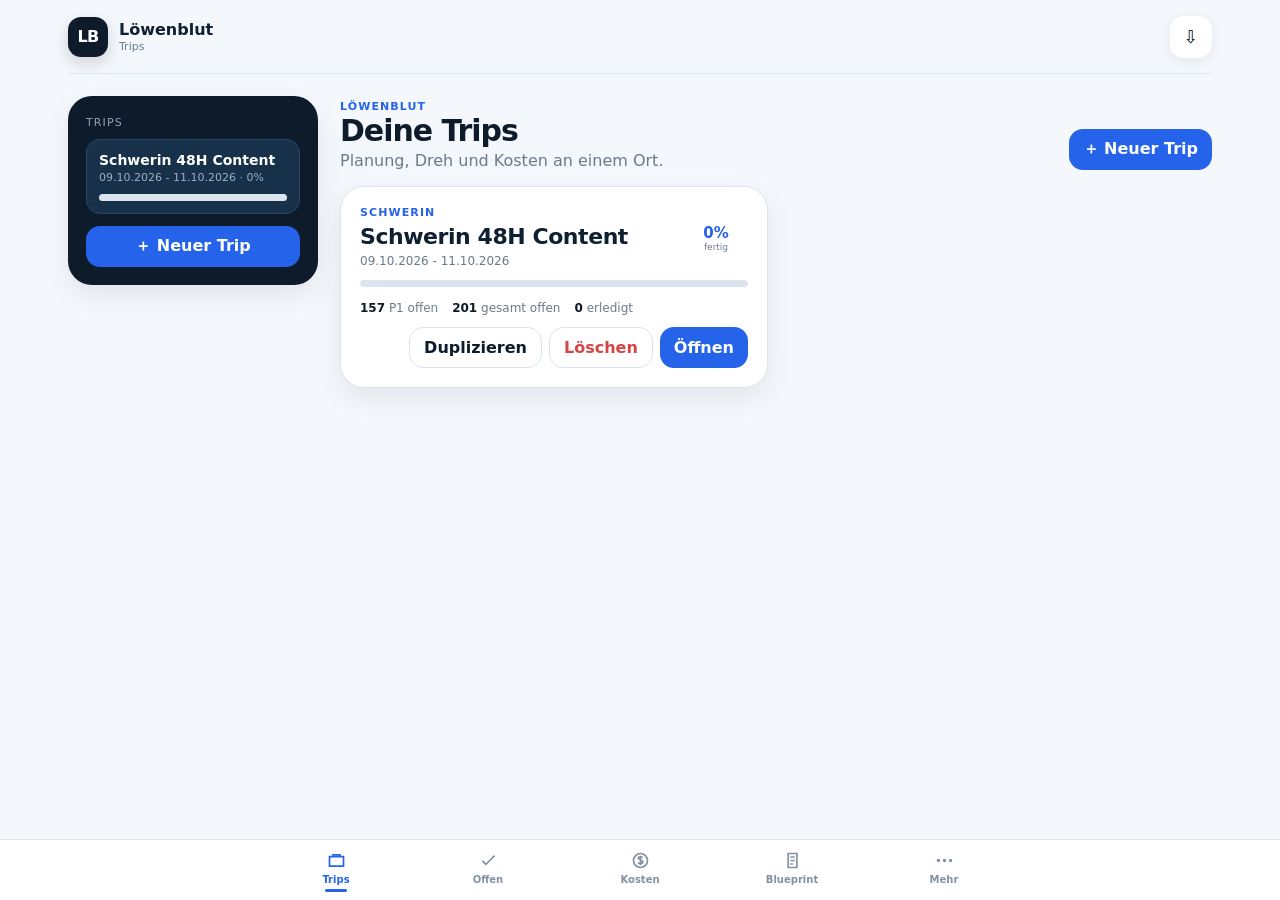
<file: index.html>
<!doctype html>
<html lang="de">
<head>
<meta charset="utf-8">
<meta name="viewport" content="width=device-width,initial-scale=1,viewport-fit=cover">
<meta name="theme-color" content="#0d1b2a">
<title>Löwenblut Blueprint</title>
<link rel="manifest" href="manifest.webmanifest?v=5.2">
<link rel="icon" href="icon.svg?v=5.2" type="image/svg+xml">
<link rel="stylesheet" href="styles.css?v=5.2">
</head>
<body>
<div class="app">
  <header class="topbar">
    <div class="brand"><div class="logo">LB</div><div><h1>Löwenblut</h1><small id="crumb">Trips · v5.2</small></div></div>
    <div class="top-actions" id="topActions"></div>
  </header>
  <div class="grid">
    <aside class="sidebar" id="sidebar"></aside>
    <main class="main" id="main"></main>
  </div>
</div>
<nav class="bottomnav"><div>
  <button class="navbtn active" data-view="home" aria-label="Trips"><svg viewBox="0 0 24 24"><path d="M4 7.5h16v11H4z"/><path d="M8 7.5V5.5h8v2"/></svg><span>Trips</span></button>
  <button class="navbtn" data-view="remaining" aria-label="Offen"><svg viewBox="0 0 24 24"><path d="M5 12.5l4 4 10-10"/></svg><span>Offen</span></button>
  <button class="navbtn" data-view="costs" aria-label="Kosten"><svg viewBox="0 0 24 24"><circle cx="12" cy="12" r="8"/><path d="M14.5 8.5c-.6-.5-1.4-.8-2.4-.8-1.5 0-2.6.7-2.6 1.8 0 1.2 1 1.6 2.7 2 1.6.4 2.5.8 2.5 2 0 1.2-1.1 2-2.7 2-1.1 0-2-.3-2.8-.9M12 6.5v11"/></svg><span>Kosten</span></button>
  <button class="navbtn" data-view="master" aria-label="Blueprint"><svg viewBox="0 0 24 24"><path d="M7 4h10v16H7z"/><path d="M9.5 8h5M9.5 12h5M9.5 16h3"/></svg><span>Blueprint</span></button>
  <button class="navbtn" data-view="more" aria-label="Mehr"><svg viewBox="0 0 24 24"><circle cx="5" cy="12" r="1"/><circle cx="12" cy="12" r="1"/><circle cx="19" cy="12" r="1"/></svg><span>Mehr</span></button>
</div></nav>
<dialog id="dlg"><div class="modal" id="modal"></div></dialog>
<script src="data.js?v=5.2"></script>
<script src="app.js?v=5.2"></script>
</body>
</html>
</file>
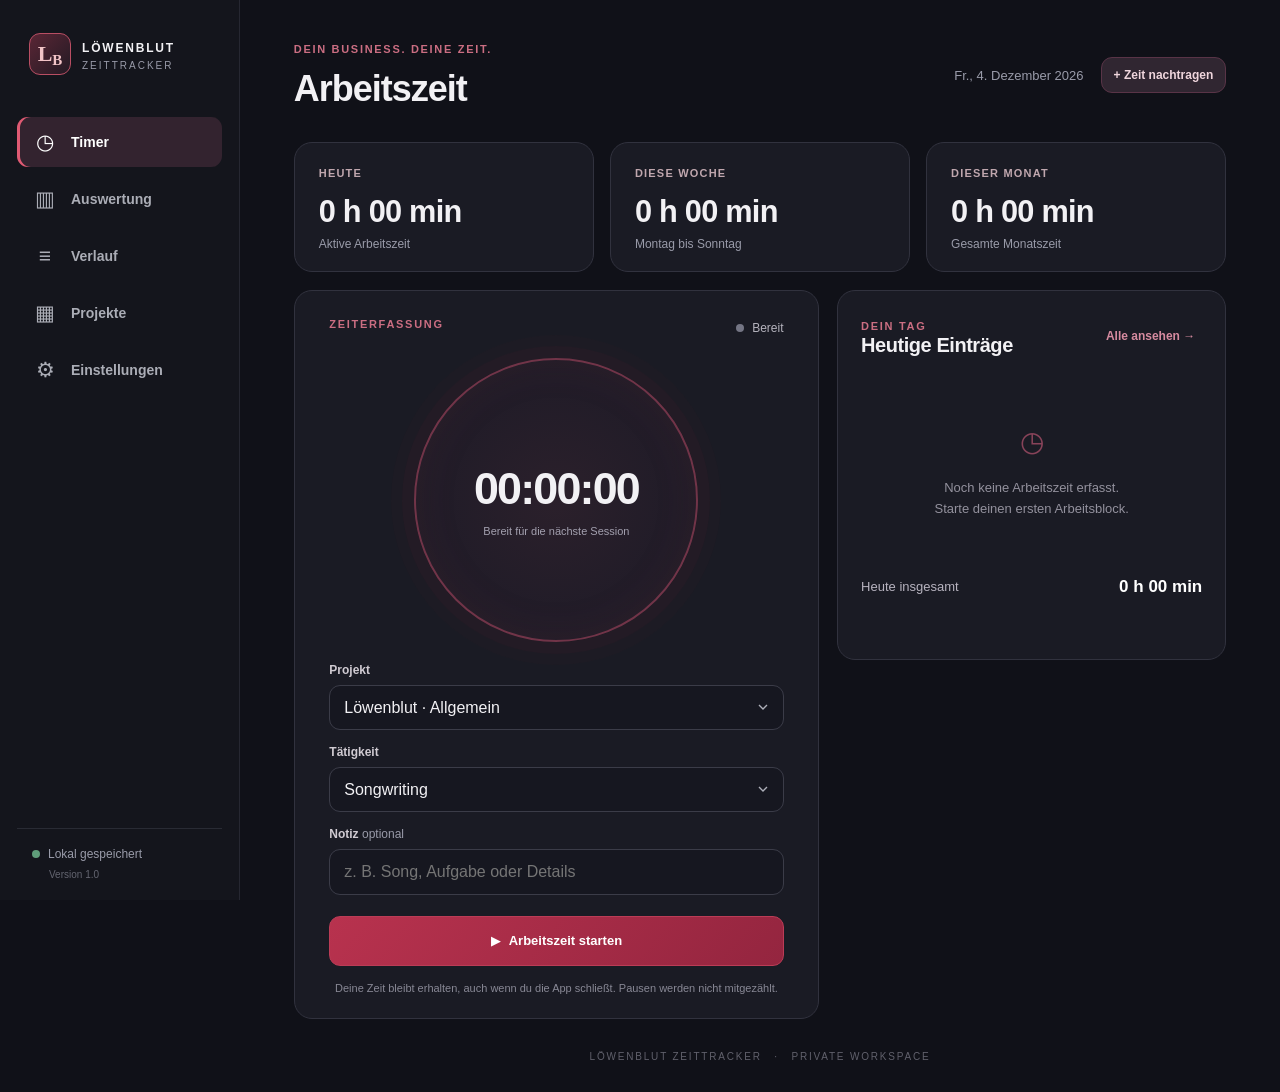
<file: zeittracker/index.html>
<!doctype html>
<html lang="de">
<head>
  <meta charset="utf-8">
  <meta name="viewport" content="width=device-width, initial-scale=1, viewport-fit=cover">
  <meta name="theme-color" content="#101118">
  <meta name="description" content="Private, offlinefähige Arbeitszeiterfassung für dein Musikbusiness.">
  <meta name="color-scheme" content="dark">
  <link rel="manifest" href="./manifest.webmanifest">
  <link rel="icon" type="image/png" href="./icons/icon-192.png">
  <link rel="apple-touch-icon" href="./icons/icon-192.png">
<style>
:root{font-family:Inter,ui-sans-serif,-apple-system,BlinkMacSystemFont,"Segoe UI",Arial,sans-serif;color:#f2f1f4;background:#101118;font-synthesis:none;--bg:#101118;--panel:#1a1b24;--panel2:#22232e;--border:#31323e;--text:#f2f1f4;--muted:#999ba9;--accent:#b42d48;--accent-bright:#e05a73;--accent-faint:#43202e;--radius:18px;--safe-bottom:env(safe-area-inset-bottom,0px)}*{box-sizing:border-box}body{margin:0;min-width:320px}button,input,select{font:inherit}button{cursor:pointer}button:disabled{cursor:not-allowed;opacity:.5}input,select{color:var(--text);background:#161720;border:1px solid #3b3c48;border-radius:11px;padding:13px 14px;outline:0;width:100%;min-width:0;transition:border-color .2s}select{appearance:none;padding-right:38px;background-image:url("data:image/svg+xml,%3Csvg xmlns='http://www.w3.org/2000/svg' width='16' height='16' fill='none' stroke='%23aeb0ba' stroke-width='2' viewBox='0 0 24 24'%3E%3Cpath d='m6 9 6 6 6-6'/%3E%3C/svg%3E");background-repeat:no-repeat;background-position:right 12px center}input:focus,select:focus{border-color:var(--accent-bright);box-shadow:0 0 0 3px #b42d4825}input[type=date],input[type=time]{color-scheme:dark}h1,h2,h3,p{margin-top:0}h1{font-size:clamp(27px,3vw,36px);letter-spacing:-1px;margin-bottom:0}h2{font-size:23px;letter-spacing:-.45px;margin-bottom:0}h3{font-size:17px;letter-spacing:-.15px;margin-bottom:0}p{line-height:1.6}.app-shell{display:flex;min-height:100vh}.sidebar{position:sticky;top:0;width:240px;flex-shrink:0;height:100vh;padding:33px 17px 20px;background:#14151c;border-right:1px solid #262731;display:flex;flex-direction:column}.brand{display:flex;align-items:center;gap:11px;padding:0 12px 42px}.brand-mark{display:flex;align-items:center;justify-content:center;font-size:22px;font-family:Georgia,serif;font-weight:bold;width:42px;height:42px;border:1px solid #b94e63;border-radius:11px;background:linear-gradient(135deg,#5a2635,#231a24);color:#f2c4c7}.brand-mark span{font-size:15px;margin-top:12px}.brand strong{font-size:12px;letter-spacing:1.8px}.brand small{display:block;font-size:10px;color:var(--muted);letter-spacing:2px;margin-top:4px}.desktop-nav{display:flex;flex-direction:column;gap:7px}.nav-item{border:0;background:transparent;text-align:left;color:#abadb6;padding:13px 16px;border-radius:11px;display:flex;gap:14px;align-items:center;font-size:14px;font-weight:550}.nav-item:hover,.nav-item.active{background:#33232f;color:#fff}.nav-item.active{box-shadow:inset 3px 0 0 var(--accent-bright)}.nav-icon{font-size:21px;width:24px;text-align:center;font-weight:400}.sidebar-bottom{margin-top:auto;padding:18px 15px 0;border-top:1px solid #292b34;color:var(--muted);font-size:12px;display:flex;align-items:center;gap:8px;flex-wrap:wrap}.sidebar-bottom small{width:100%;margin-left:17px;opacity:.6}.status-dot{width:8px;height:8px;border-radius:50%;background:#5f9d7a}.main-content{width:100%;max-width:1590px;margin:0 auto;padding:41px clamp(22px,4.2vw,64px) 20px;min-width:0}.topbar{display:flex;justify-content:space-between;align-items:center;margin-bottom:32px;gap:16px}.eyebrow,.section-caption{color:#cb6e82;font-size:11px;letter-spacing:1.7px;font-weight:800;margin-bottom:9px}.topbar-actions{display:flex;align-items:center;gap:17px}.today-label{color:var(--muted);font-size:13px;white-space:nowrap}.view{display:none;animation:fadein .22s ease}.view.active{display:block}@keyframes fadein{from{opacity:.25;transform:translateY(5px)}to{opacity:1;transform:translateY(0)}}.kpi-grid{display:grid;grid-template-columns:repeat(3,minmax(0,1fr));gap:16px;margin-bottom:18px}.kpi-card,.panel{border:1px solid var(--border);background:var(--panel);border-radius:var(--radius)}.kpi-card{padding:24px 24px 20px;min-width:0}.kpi-label{display:block;color:#c0a7ae;letter-spacing:1.2px;font-size:11px;font-weight:750;margin-bottom:15px}.kpi-card strong{display:block;font-size:clamp(22px,2.4vw,31px);letter-spacing:-.75px;font-weight:700;white-space:nowrap}.kpi-sub{display:block;color:var(--muted);font-size:12px;margin-top:7px}.timer-layout{display:grid;grid-template-columns:minmax(0,1.35fr) minmax(310px,1fr);gap:18px;align-items:start}.timer-panel{padding:27px clamp(20px,2.7vw,36px) 21px}.panel-topline,.panel-title-row{display:flex;justify-content:space-between;align-items:center;gap:10px}.timer-state{color:#b5b3bd;font-size:12px;display:flex;align-items:center;gap:8px}.pulse-dot{width:8px;height:8px;border-radius:50%;background:#747584}.timer-state.running .pulse-dot{background:#db526a;box-shadow:0 0 0 5px #db526a22;animation:breathe 1.6s infinite}.timer-state.paused .pulse-dot{background:#e7b45d;box-shadow:0 0 0 5px #e7b45d22}@keyframes breathe{50%{box-shadow:0 0 0 9px #db526a00}}.timer-face{display:flex;justify-content:center;padding:19px 0 21px}.timer-ring{height:min(32vw,284px);width:min(32vw,284px);min-width:220px;min-height:220px;border-radius:50%;border:2px solid #713448;background:radial-gradient(circle,#2b202b 0%,#211c28 60%,#1b1b24 80%);box-shadow:0 0 0 12px #b42d4809,0 0 0 23px #b42d4806,inset 0 0 38px #96344e25;display:grid;place-items:center;transition:border-color .2s}.timer-ring.running{border-color:#da4c69}.timer-readout{display:flex;flex-direction:column;align-items:center;gap:11px;text-align:center}.timer-digits{font-size:clamp(32px,3.5vw,48px);font-weight:730;letter-spacing:-1.8px;font-variant-numeric:tabular-nums}.timer-readout span:last-child{color:#a3a0af;font-size:11px}.field-stack{display:flex;flex-direction:column;gap:15px}.timer-fields{max-width:540px;margin:0 auto}.field{min-width:0}.field label{display:block;font-size:12px;font-weight:650;margin-bottom:8px;color:#d0cbd2}.optional{font-weight:400;color:var(--muted)}.timer-actions{display:flex;flex-wrap:wrap;gap:11px;margin:21px auto 0;max-width:540px}.btn{border:1px solid transparent;border-radius:11px;padding:12px 17px;font-weight:690;font-size:13px;display:inline-flex;align-items:center;justify-content:center;gap:8px;text-decoration:none;white-space:normal;text-align:center;transition:background .12s,transform .12s,border .12s}.btn:active{transform:scale(.985)}.btn-primary{background:linear-gradient(130deg,#b8324e,#94253f);color:white;border-color:#bb3c56}.btn-primary:hover{background:#c93c5b}.btn-outline{background:#252530;border:1px solid #49434c;color:#eee9ee}.btn-outline:hover,.btn-quiet:hover{background:#35303c}.btn-quiet{background:#302631;border:1px solid #593447;color:#f0d6dd}.btn-sm{padding:10px 12px;font-size:12px}.btn-lg{flex:1;min-height:50px}.btn-text{border:0;background:transparent;color:#d78ba0;padding:7px;font-size:12px}.btn-text:hover{text-decoration:underline}.small-help{color:#888895;text-align:center;font-size:11px;margin:14px 0 0}.day-panel{padding:25px 23px;min-height:370px}.day-panel h2{font-size:20px}.entry-list{margin-top:24px}.entry{display:flex;align-items:center;gap:13px;min-width:0;padding:15px 0;border-bottom:1px solid #32313c}.entry:first-child{padding-top:4px}.entry-main{flex:1;min-width:0}.entry-title{color:#f1ecf0;font-size:14px;font-weight:690;overflow-wrap:anywhere}.entry-sub{margin-top:6px;color:#999aa6;font-size:12px;overflow-wrap:anywhere}.entry-note{color:#c1bac4;font-size:12px;margin-top:6px;overflow-wrap:anywhere}.entry-time{margin-left:auto;text-align:right;white-space:nowrap}.entry-time strong{display:block;font-size:13px;font-variant-numeric:tabular-nums}.entry-time small{display:block;color:#90909c;font-size:11px;margin-top:5px}.entry-actions{display:flex;gap:3px}.small-icon-button,.icon-button{border:0;color:#a8a7b3;background:transparent;border-radius:7px;padding:7px;font-size:17px}.small-icon-button:hover,.icon-button:hover{color:white;background:#37313c}.category-dot{width:8px;height:8px;border-radius:50%;background:#ce5b79;flex-shrink:0}.day-footer{display:flex;justify-content:space-between;align-items:center;gap:15px;margin-top:19px;color:#b7b3bf;font-size:13px}.day-footer strong{color:#fff;font-size:17px}.empty-state{text-align:center;color:#93919d;padding:38px 12px;font-size:13px;line-height:1.65}.empty-glyph{font-size:28px;color:#874359;display:block;margin-bottom:12px}.section-head{display:flex;align-items:center;justify-content:space-between;gap:18px;margin-bottom:21px}.section-head h2{font-size:29px}.section-caption{margin-bottom:6px}.section-head select{width:auto;min-width:170px}.insight-overview{display:grid;grid-template-columns:2fr 1fr;gap:17px;margin-bottom:17px}.insight-hero{padding:28px}.insight-hero strong{display:block;font-size:clamp(30px,5vw,43px);margin:18px 0 7px;letter-spacing:-1.4px}.subdued{color:#9997a6;font-size:12px}.report-grid{display:grid;grid-template-columns:repeat(2,minmax(0,1fr));gap:17px;margin-bottom:17px}.report-panel,.manage-panel{padding:25px}.report-panel h3{margin-bottom:25px}.bar-list{display:flex;flex-direction:column;gap:20px}.bar-title{display:flex;justify-content:space-between;align-items:center;gap:12px;font-size:13px;margin-bottom:9px}.bar-title span{color:#d8d4dc;overflow-wrap:anywhere}.bar-title strong{font-variant-numeric:tabular-nums;white-space:nowrap}.bar-track{width:100%;height:8px;border-radius:8px;background:#30303b;overflow:hidden}.bar-fill{background:linear-gradient(90deg,#983047,#e36a7b);height:100%;border-radius:8px}.chart-empty{color:var(--muted);font-size:13px;padding:15px 0}.week-chart{display:grid;grid-template-columns:repeat(7,minmax(0,1fr));height:185px;gap:12px;margin:0 8px}.week-day{display:flex;flex-direction:column;gap:7px;align-items:center;min-width:0}.week-hour{font-size:11px;color:#b6b1be;min-height:15px}.week-bar-wrap{flex:1;min-height:0;width:100%;display:flex;align-items:end;justify-content:center;background:linear-gradient(to top,#25242f,#25242f) center bottom/1px 100% no-repeat}.week-bar{width:min(47px,73%);min-height:3px;border-radius:6px 6px 2px 2px;background:linear-gradient(#d95573,#8e2944);transition:height .2s}.week-label{font-size:12px;color:#a7a4b1}.history-panel{padding:24px}.history-controls{display:flex;gap:15px;align-items:end}.history-controls .field:first-child{min-width:185px}.history-controls .grow{flex:1}.history-summary{display:flex;justify-content:space-between;align-items:center;margin:25px 0 17px;padding-bottom:17px;border-bottom:1px solid var(--border)}.history-summary strong{font-size:24px}.history-summary span{font-size:12px;color:var(--muted)}.day-divider{font-size:12px;font-weight:700;letter-spacing:.2px;color:#a5a0ae;margin:22px 0 10px}.history-list .entry{padding:14px 0}.history-list .entry-time{margin-right:12px}.management-grid{align-items:start}.manage-panel h3{margin-bottom:0}.muted-copy{font-size:12px;color:var(--muted);margin:12px 0 18px}.manage-list{display:flex;flex-direction:column}.manage-row{display:flex;align-items:center;gap:12px;padding:14px 0;border-top:1px solid var(--border)}.manage-row:first-child{border-top:0}.manage-row .manage-name{flex:1;min-width:0;font-size:13px;font-weight:600;overflow-wrap:anywhere}.manage-row .manage-meta{font-size:11px;color:var(--muted);display:block;margin-top:5px}.manage-row .entry-actions{margin-left:auto}.settings-grid{display:grid;grid-template-columns:repeat(2,minmax(0,1fr));gap:18px}.settings-panel{padding:26px;min-height:215px}.settings-panel p{color:#a7a4af;font-size:13px;margin:12px 0 20px}.settings-icon{color:#dc7991;font-size:30px;line-height:1;margin-bottom:17px}.setting-buttons{display:flex;gap:10px;flex-wrap:wrap}.import-button{cursor:pointer}.settings-panel .fineprint{color:#8d8a97;font-size:11px}.site-footer{text-align:center;color:#61616c;letter-spacing:1.8px;font-size:10px;margin:32px 0 10px}.site-footer span{padding:0 8px}.mobile-nav{display:none}.modal{width:min(94vw,490px);background:#1b1c25;border:1px solid #46404b;border-radius:18px;padding:0;color:var(--text);box-shadow:0 20px 90px #000b;max-height:min(90vh,770px);overflow:auto}.modal::backdrop{background:#09090bd9;backdrop-filter:blur(6px)}.modal form{padding:27px}.modal-head{display:flex;align-items:start;justify-content:space-between;margin-bottom:26px}.modal-head h2{font-size:23px}.modal .field-stack{gap:13px}.two-fields{display:grid;grid-template-columns:1fr 1fr;gap:13px}.modal-actions{display:flex;justify-content:flex-end;gap:10px;margin-top:27px}.fineprint{font-size:11px;color:#92909e;margin:1px 0}.inline-error{font-size:12px;color:#ff96a4;border:1px solid #ad3453;background:#3d202b;padding:11px;border-radius:9px}.toast{position:fixed;bottom:22px;right:23px;background:#e6e0e5;color:#21202a;border-radius:12px;padding:13px 19px;font-weight:680;font-size:13px;z-index:200;box-shadow:0 10px 30px #0005;transform:translateY(150%);opacity:0;transition:transform .3s,opacity .3s;max-width:min(90vw,400px)}.toast.visible{transform:translateY(0);opacity:1}.hidden{display:none!important}
@media(max-width:1100px){.sidebar{width:205px}.main-content{padding:28px 24px}.timer-layout{grid-template-columns:1fr}.timer-ring{height:280px;width:280px}.day-panel{min-height:240px}.kpi-card{padding:20px}.topbar{margin-bottom:24px}}
@media(max-width:700px){.app-shell{display:block}.sidebar{display:none}.main-content{padding:25px 15px calc(90px + var(--safe-bottom));min-height:100vh}.topbar{margin-bottom:22px;align-items:start}.topbar-actions{flex-direction:column;align-items:end;gap:7px}.today-label{font-size:11px}.topbar-actions .btn{font-size:11px;padding:9px}.eyebrow{font-size:10px}.kpi-grid{gap:8px;margin-bottom:11px}.kpi-card{padding:16px 11px;border-radius:12px}.kpi-label{font-size:9px;letter-spacing:.5px;margin-bottom:10px}.kpi-card strong{font-size:clamp(15px,4.4vw,23px);letter-spacing:-.5px}.kpi-sub{font-size:10px;min-height:25px}.timer-layout,.insight-overview,.report-grid,.settings-grid{grid-template-columns:1fr;gap:12px}.timer-panel{padding:19px 17px}.timer-ring{height:215px;width:215px;min-width:215px;min-height:215px}.timer-face{padding:25px 0}.timer-digits{font-size:38px}.day-panel,.report-panel,.manage-panel,.history-panel,.settings-panel{padding:20px 17px}.day-panel{min-height:230px}.timer-actions{flex-direction:column}.btn-lg{width:100%}.section-head h2{font-size:25px}.section-head select{min-width:142px;padding-left:10px}.insight-hero{padding:22px}.insight-hero strong{font-size:32px}.report-panel h3{margin-bottom:21px}.week-chart{gap:5px;margin:0;height:165px}.week-label{font-size:10px}.week-hour{font-size:10px}.history-controls{gap:10px}.history-controls .field:first-child{min-width:138px}.history-controls input,.history-controls select{padding:11px 8px;font-size:12px}.history-list .entry{gap:8px}.entry-actions{gap:0}.small-icon-button{font-size:17px;padding:8px}.mobile-nav{display:flex;position:fixed;z-index:90;bottom:0;left:0;right:0;justify-content:space-around;align-items:center;background:#181820f7;border-top:1px solid #38323e;padding:9px 3px calc(9px + var(--safe-bottom));backdrop-filter:blur(14px)}.mobile-nav button{display:flex;flex-direction:column;align-items:center;justify-content:center;gap:4px;flex:1;color:#a1a0ad;border:0;background:none;font-size:10px;font-weight:600;min-height:42px}.mobile-nav button span{font-size:22px;line-height:1}.mobile-nav button.active{color:#ec809a}.toast{bottom:calc(81px + var(--safe-bottom));right:12px}.site-footer{font-size:9px}.settings-grid{gap:12px}}
@media(min-width:701px) and (max-width:860px){.sidebar{width:180px}.brand{padding-left:3px}.nav-item{padding:12px 9px}.topbar-actions{flex-direction:column;align-items:end}.kpi-grid{grid-template-columns:1fr 1fr 1fr}.kpi-card strong{font-size:20px}.report-grid{grid-template-columns:1fr}}
@media(prefers-reduced-motion:reduce){*,*::before,*::after{animation:none!important;transition:none!important}}

</style>
  <title>Löwenblut · Zeittracker</title>
</head>
<body>
  <div class="app-shell">
    <aside class="sidebar">
      <div class="brand"><div class="brand-mark" aria-hidden="true">L<span>B</span></div><div><strong>LÖWENBLUT</strong><small>ZEITTRACKER</small></div></div>
      <nav class="desktop-nav" aria-label="Hauptnavigation">
        <button class="nav-item active" data-view="timer" aria-current="page"><span class="nav-icon">◷</span><span>Timer</span></button>
        <button class="nav-item" data-view="insights"><span class="nav-icon">▥</span><span>Auswertung</span></button>
        <button class="nav-item" data-view="history"><span class="nav-icon">≡</span><span>Verlauf</span></button>
        <button class="nav-item" data-view="projects"><span class="nav-icon">▦</span><span>Projekte</span></button>
        <button class="nav-item" data-view="settings"><span class="nav-icon">⚙</span><span>Einstellungen</span></button>
      </nav>
      <div class="sidebar-bottom"><span class="status-dot"></span> Lokal gespeichert <small>Version 1.0</small></div>
    </aside>

    <main class="main-content">
      <header class="topbar"><div><p class="eyebrow">DEIN BUSINESS. DEINE ZEIT.</p><h1 id="page-title">Arbeitszeit</h1></div><div class="topbar-actions"><span class="today-label" id="today-label"></span><button class="btn btn-quiet btn-sm" id="top-manual" type="button">+ Zeit nachtragen</button></div></header>

      <section id="view-timer" class="view active" aria-label="Timer">
        <div class="kpi-grid">
          <div class="kpi-card"><span class="kpi-label">HEUTE</span><strong id="kpi-today">0 h 00 min</strong><span class="kpi-sub">Aktive Arbeitszeit</span></div>
          <div class="kpi-card"><span class="kpi-label">DIESE WOCHE</span><strong id="kpi-week">0 h 00 min</strong><span class="kpi-sub">Montag bis Sonntag</span></div>
          <div class="kpi-card"><span class="kpi-label">DIESER MONAT</span><strong id="kpi-month">0 h 00 min</strong><span class="kpi-sub">Gesamte Monatszeit</span></div>
        </div>

        <div class="timer-layout">
          <section class="panel timer-panel">
            <div class="panel-topline"><span class="eyebrow">ZEITERFASSUNG</span><span class="timer-state" id="timer-state"><span class="pulse-dot"></span> Bereit</span></div>
            <div class="timer-face"><div class="timer-ring" id="timer-ring"><div class="timer-readout"><span class="timer-digits" id="timer-display" role="timer" aria-label="Erfasste Zeit">00:00:00</span><span id="timer-hint">Bereit für die nächste Session</span></div></div></div>
            <div class="field-stack timer-fields">
              <div class="field"><label for="timer-project">Projekt</label><select id="timer-project" required></select></div>
              <div class="field"><label for="timer-activity">Tätigkeit</label><select id="timer-activity" required></select></div>
              <div class="field"><label for="timer-note">Notiz <span class="optional">optional</span></label><input id="timer-note" maxlength="220" type="text" placeholder="z. B. Song, Aufgabe oder Details"></div>
            </div>
            <div class="timer-actions"><button id="timer-primary" class="btn btn-primary btn-lg" type="button"><span id="primary-icon">▶</span> <span id="primary-label">Arbeitszeit starten</span></button><button id="timer-stop" class="btn btn-outline btn-lg hidden" type="button">■ Speichern & beenden</button></div>
            <p class="small-help">Deine Zeit bleibt erhalten, auch wenn du die App schließt. Pausen werden nicht mitgezählt.</p>
          </section>

          <section class="panel day-panel"><div class="panel-title-row"><div><span class="eyebrow">DEIN TAG</span><h2>Heutige Einträge</h2></div><button class="btn btn-text" data-goto="history">Alle ansehen →</button></div><div id="today-entries" class="entry-list compact-list"></div><div class="day-footer"><span>Heute insgesamt</span><strong id="today-total">0 h 00 min</strong></div></section>
        </div>
      </section>

      <section id="view-insights" class="view" aria-label="Auswertung">
        <div class="section-head"><div><p class="section-caption">Wohin fließt deine Arbeitszeit?</p><h2>Auswertung</h2></div><select id="report-period" aria-label="Auswertungszeitraum"><option value="today">Heute</option><option value="week">Diese Woche</option><option value="month" selected>Dieser Monat</option><option value="all">Gesamtzeit</option></select></div>
        <div class="insight-overview"><div class="panel insight-hero"><span class="eyebrow">GELEISTETE ARBEIT</span><strong id="report-total">0 h 00 min</strong><span class="subdued" id="report-range"></span></div><div class="panel insight-hero"><span class="eyebrow">ERFASSTE SESSIONS</span><strong id="report-count">0</strong><span class="subdued">Gespeicherte Arbeitsblöcke</span></div></div>
        <div class="report-grid"><div class="panel report-panel"><h3>Nach Projekten</h3><div id="project-chart"></div></div><div class="panel report-panel"><h3>Nach Tätigkeiten</h3><div id="activity-chart"></div></div></div>
        <section class="panel report-panel"><div class="panel-title-row"><h3>Letzte 7 Tage</h3><span class="subdued">Arbeitsstunden pro Tag</span></div><div id="week-chart" class="week-chart"></div></section>
      </section>

      <section id="view-history" class="view" aria-label="Verlauf">
        <div class="section-head"><div><p class="section-caption">Alle erfassten Arbeitsblöcke</p><h2>Zeitenverlauf</h2></div><button class="btn btn-primary btn-sm" id="history-add">+ Eintrag</button></div>
        <div class="panel history-panel"><div class="history-controls"><div class="field"><label for="history-range">Zeitraum</label><select id="history-range"><option value="all">Alle Einträge</option><option value="today">Heute</option><option value="7">Letzte 7 Tage</option><option value="30">Letzte 30 Tage</option></select></div><div class="field grow"><label for="history-search">Suchen</label><input id="history-search" type="search" placeholder="Projekt, Tätigkeit oder Notiz"></div></div><div class="history-summary"><strong id="history-total">0 h 00 min</strong><span id="history-count">0 Einträge</span></div><div id="history-entries" class="history-list"></div></div>
      </section>

      <section id="view-projects" class="view" aria-label="Projekte">
        <div class="section-head"><div><p class="section-caption">Organisiere deine Arbeit</p><h2>Projekte & Tätigkeiten</h2></div></div>
        <div class="report-grid management-grid"><div class="panel manage-panel"><div class="panel-title-row"><h3>Projekte</h3><button class="btn btn-quiet btn-sm" id="add-project">+ Neues Projekt</button></div><p class="muted-copy">Beispiel: Album, Single, Musikvideo oder Löwenblut allgemein.</p><div id="projects-list" class="manage-list"></div></div><div class="panel manage-panel"><div class="panel-title-row"><h3>Tätigkeiten</h3><button class="btn btn-quiet btn-sm" id="add-activity">+ Neue Tätigkeit</button></div><p class="muted-copy">Beispiel: Recording, Videoschnitt oder Marketing.</p><div id="activities-list" class="manage-list"></div></div></div>
      </section>

      <section id="view-settings" class="view" aria-label="Einstellungen">
        <div class="section-head"><div><p class="section-caption">Deine Daten bleiben deine Daten</p><h2>Einstellungen & Backup</h2></div></div>
        <div class="settings-grid">
          <div class="panel settings-panel"><div class="settings-icon">⇩</div><h3>Backup & Export</h3><p>Sichere alle Projekte, Tätigkeiten und Zeiteinträge als JSON-Datei oder exportiere deine Arbeitszeiten als CSV für Excel.</p><div class="setting-buttons"><button id="export-json" class="btn btn-primary">JSON-Backup herunterladen</button><button id="export-csv" class="btn btn-outline">Zeiten als CSV exportieren</button></div></div>
          <div class="panel settings-panel"><div class="settings-icon">⇧</div><h3>Backup wiederherstellen</h3><p>Importiere ein zuvor exportiertes JSON-Backup. Die bisherigen lokalen Daten werden nach Rückfrage ersetzt.</p><label class="btn btn-outline import-button" for="import-json">JSON-Backup auswählen</label><input id="import-json" type="file" accept="application/json,.json" hidden></div>
          <div class="panel settings-panel"><div class="settings-icon">⌂</div><h3>Offline & Installation</h3><p>Die App funktioniert nach dem ersten Laden auch offline. Auf dem Handy kannst du sie über das Browsermenü zum Startbildschirm hinzufügen.</p><button id="install-app" class="btn btn-outline hidden">App installieren</button><p class="fineprint">Für eine installierbare App muss sie über HTTPS oder localhost geöffnet werden.</p></div>
          <div class="panel settings-panel"><div class="settings-icon">⌁</div><h3>Datenschutz</h3><p>Keine Anmeldung, keine Tracker, kein externer Server. Die Daten liegen ausschließlich im Speicher dieses Browsers auf diesem Gerät.</p><p class="fineprint">Wichtig: Werden Browserdaten gelöscht oder wird ein anderes Gerät verwendet, sind die Einträge dort nicht vorhanden. Regelmäßig JSON-Backups anlegen.</p></div>
        </div>
      </section>
      <footer class="site-footer">LÖWENBLUT ZEITTRACKER <span>·</span> PRIVATE WORKSPACE</footer>
    </main>

    <nav class="mobile-nav" aria-label="Mobile Navigation"><button data-view="timer" class="active"><span>◷</span>Timer</button><button data-view="insights"><span>▥</span>Analyse</button><button data-view="history"><span>≡</span>Verlauf</button><button data-view="projects"><span>▦</span>Projekte</button><button data-view="settings"><span>⚙</span>Mehr</button></nav>
  </div>

  <dialog id="editor-dialog" class="modal"><form id="editor-form" method="dialog" novalidate><div class="modal-head"><div><span class="eyebrow" id="editor-kicker">ZEITERFASSUNG</span><h2 id="editor-title">Zeit nachtragen</h2></div><button class="icon-button" type="button" data-close="editor-dialog" aria-label="Schließen">×</button></div>
    <div class="field-stack"><div class="field"><label for="entry-project">Projekt</label><select id="entry-project" required></select></div><div class="field"><label for="entry-activity">Tätigkeit</label><select id="entry-activity" required></select></div><div class="field"><label for="entry-date">Datum</label><input id="entry-date" type="date" required></div><div class="two-fields"><div class="field"><label for="entry-start">Von</label><input id="entry-start" type="time" required></div><div class="field"><label for="entry-end">Bis</label><input id="entry-end" type="time" required></div></div><p class="fineprint" id="editor-time-help">Wenn die Endzeit vor der Startzeit liegt, zählt die Zeit bis zum nächsten Tag.</p><div class="field"><label for="entry-note">Notiz (optional)</label><input id="entry-note" type="text" maxlength="220" placeholder="Was hast du gemacht?"></div><div id="editor-error" class="inline-error hidden" role="alert"></div></div>
    <div class="modal-actions"><button type="button" class="btn btn-outline" data-close="editor-dialog">Abbrechen</button><button type="submit" class="btn btn-primary" id="editor-save">Eintrag speichern</button></div></form></dialog>

  <dialog id="name-dialog" class="modal compact-modal"><form id="name-form" method="dialog" novalidate><div class="modal-head"><div><span class="eyebrow">ORGANISATION</span><h2 id="name-title">Neues Projekt</h2></div><button class="icon-button" type="button" data-close="name-dialog" aria-label="Schließen">×</button></div><div class="field"><label for="name-input">Bezeichnung</label><input id="name-input" type="text" maxlength="64" required placeholder="Name"></div><div id="name-error" class="inline-error hidden" role="alert"></div><div class="modal-actions"><button type="button" class="btn btn-outline" data-close="name-dialog">Abbrechen</button><button type="submit" class="btn btn-primary">Speichern</button></div></form></dialog>

  <div id="toast" class="toast" role="status" aria-live="polite"></div>
<script>
/* Löwenblut Zeittracker – eigenständige, offlinefähige Web-App. Keine Fremdbibliotheken. */
(() => {
  'use strict';

  const STORE_KEY = 'loewenblut-zeittracker-v1';
  const DAY = 86400000;
  const el = id => document.getElementById(id);
  const uuid = () => (globalThis.crypto?.randomUUID?.() || `id-${Date.now()}-${Math.random().toString(36).slice(2)}`);
  const escapeHTML = value => String(value ?? '').replace(/[&<>"']/g, c => ({'&':'&amp;','<':'&lt;','>':'&gt;','"':'&quot;',"'":'&#39;'}[c]));
  const fmtDate = (ts, options) => new Date(ts).toLocaleDateString('de-DE', options || {day:'2-digit',month:'2-digit',year:'numeric'});
  const fmtTime = ts => new Date(ts).toLocaleTimeString('de-DE',{hour:'2-digit',minute:'2-digit'});
  const ymd = date => `${date.getFullYear()}-${String(date.getMonth()+1).padStart(2,'0')}-${String(date.getDate()).padStart(2,'0')}`;
  const floorDay = ts => {let d = new Date(ts);d.setHours(0,0,0,0);return d.getTime();};
  const todayStart = () => floorDay(Date.now());
  const weekStart = () => {let d=new Date(); d.setHours(0,0,0,0);d.setDate(d.getDate() - ((d.getDay()+6)%7));return d.getTime();};
  const monthStart = () => new Date(new Date().getFullYear(),new Date().getMonth(),1).getTime();
  const hoursAndMinutes = ms => {let mins=Math.floor(Math.max(0,ms)/60000);return `${Math.floor(mins/60)} h ${String(mins%60).padStart(2,'0')} min`;};
  const clock = ms => {let s=Math.floor(Math.max(0,ms)/1000);return [Math.floor(s/3600),Math.floor(s%3600/60),s%60].map(x=>String(x).padStart(2,'0')).join(':');};
  const duration = item => item.segments.reduce((n,s)=>n+Math.max(0,s.end-s.start),0);
  const entryStart = item => Math.min(...item.segments.map(s=>s.start));
  const entryEnd = item => Math.max(...item.segments.map(s=>s.end));
  const makeDefault = () => ({
    schema:1,
    projects:[{id:'p-loewenblut',name:'Löwenblut · Allgemein',archived:false}],
    activities:[
      'Songwriting','Beatmaking / Produktion','Recording','Mixing','Mastering',
      'Videodreh','Videoschnitt / Color Grading','Social Media / Content','Marketing','Administration'
    ].map((name,i)=>({id:`a-${i}`,name,archived:false})),
    entries:[],active:null
  });

  /* Formattreue und Datenintegrität beim Import */
  function validateBackup(input) {
    if (!input || typeof input!=='object' || input.schema!==1) throw Error('Unbekanntes Backupformat.');
    if (!Array.isArray(input.projects)||!Array.isArray(input.activities)||!Array.isArray(input.entries)) throw Error('Projekt-, Tätigkeits- oder Zeitdaten fehlen.');
    if(input.projects.length>20000||input.activities.length>20000||input.entries.length>250000) throw Error('Backup überschreitet die zulässige Größe.');
    const safeItems=(arr,category)=>arr.map((v,i)=>{
      if(!v||typeof v!=='object'||typeof v.id!=='string'||!v.id||v.id.length>128||typeof v.name!=='string'||!v.name.trim()||v.name.length>120) throw Error(`${category} ${i+1} ist ungültig.`);
      return {id:v.id,name:v.name.trim(),archived:Boolean(v.archived)};
    });
    const projects=safeItems(input.projects,'Projekt'),activities=safeItems(input.activities,'Tätigkeit');
    if(new Set(projects.map(x=>x.id)).size!==projects.length||new Set(activities.map(x=>x.id)).size!==activities.length) throw Error('Doppelte Kennungen im Backup.');
    const validProjects=new Set(projects.map(x=>x.id));
    const validActivities=new Set(activities.map(x=>x.id));
    const safeSegments=segments=>{
      if(!Array.isArray(segments)||!segments.length||segments.length>30000) throw Error('Ein Zeiteintrag enthält ungültige Zeitabschnitte.');
      const cleaned=segments.map(s=>{
        if(!s||!Number.isSafeInteger(s.start)||!Number.isSafeInteger(s.end)||s.end<=s.start||s.start<0||s.end>Date.now()+DAY*37000) throw Error('Ein Zeitabschnitt ist ungültig.');
        return {start:s.start,end:s.end};
      }).sort((a,b)=>a.start-b.start);
      if(cleaned.some((s,i)=>i>0&&s.start<cleaned[i-1].end)) throw Error('Überlappende Zeitabschnitte in einem Eintrag.');
      return cleaned;
    };
    const entries=input.entries.map((v,i)=>{
      if(!v||typeof v.id!=='string'||v.id.length>128||!validProjects.has(v.projectId)||!validActivities.has(v.activityId)||typeof v.note!=='string'||v.note.length>2000) throw Error(`Zeiteintrag ${i+1} ist ungültig.`);
      return {id:v.id,projectId:v.projectId,activityId:v.activityId,note:v.note,segments:safeSegments(v.segments),manual:Boolean(v.manual)};
    });
    if(new Set(entries.map(x=>x.id)).size!==entries.length) throw Error('Doppelte Eintragskennungen im Backup.');
    let active=null;
    if(input.active!=null){
      const a=input.active;
      if(!validProjects.has(a.projectId)||!validActivities.has(a.activityId)||typeof a.note!=='string'||a.note.length>2000||!Array.isArray(a.segments)) throw Error('Laufender Timer ist ungültig.');
      const segs=a.segments.length?safeSegments(a.segments):[];
      const started=a.runningStartedAt;
      if(started!==null&&(!Number.isSafeInteger(started)||started<=0||started>Date.now()+DAY)) throw Error('Startzeit des Timers ist ungültig.');
      if(started!==null&&segs.length&&started<segs[segs.length-1].end) throw Error('Timer-Zeitabschnitte sind überlappend.');
      active={projectId:a.projectId,activityId:a.activityId,note:a.note,segments:segs,runningStartedAt:started};
    }
    return {schema:1,projects,activities,entries,active};
  }

  function load() {
    const raw=localStorage.getItem(STORE_KEY);
    if(!raw)return makeDefault();
    try{return validateBackup(JSON.parse(raw));}
    catch(err){ console.error('Zeittracker: Bestehende Daten sind ungültig:',err);return null; }
  }
  let data;
  try{data=load()}catch(err){data=null;console.error(err)}
  const failedLoad=data===null;
  if(failedLoad){
    // Kein automatisches Überschreiben beschädigter Daten; Nutzer kann diese wiederherstellen.
    data=makeDefault();
  }
  let currentView='timer';
  let editingId=null;
  let editingMultiSegment=false;
  let naming={type:'project',id:null};
  let toastTimeout;
  let lastSummaryBucket=-1;
  let installPrompt=null;

  function save(){
    if(failedLoad && !window.__allowNewDataAfterFailedLoad){
      alert('Gespeicherte Browserdaten sind beschädigt und wurden nicht überschrieben. Bitte erst ein Backup importieren oder den lokalen Speicher manuell bereinigen.');
      return false;
    }
    try{localStorage.setItem(STORE_KEY,JSON.stringify(data));return true}
    catch(err){console.error(err);toast('Speichern fehlgeschlagen: Bitte Speicherplatz prüfen.');return false}
  }
  function toast(message){
    const box=el('toast');box.textContent=message;box.classList.add('visible');clearTimeout(toastTimeout);toastTimeout=setTimeout(()=>box.classList.remove('visible'),3300);
  }
  function projectName(id){return data.projects.find(x=>x.id===id)?.name||'Unbekanntes Projekt'}
  function activityName(id){return data.activities.find(x=>x.id===id)?.name||'Unbekannte Tätigkeit'}
  function getVirtualEntry(now=Date.now()){
    if(!data.active)return null;
    const a=data.active;
    const segments=[...a.segments];
    if(a.runningStartedAt!==null && now>a.runningStartedAt)segments.push({start:a.runningStartedAt,end:now});
    if(!segments.length)return null;
    return {id:'__active__',projectId:a.projectId,activityId:a.activityId,note:a.note,segments,active:true,paused:a.runningStartedAt===null};
  }
  function allEntries(includeActive=true,now=Date.now()){
    const virtual=includeActive?getVirtualEntry(now):null;
    return virtual?[...data.entries,virtual]:[...data.entries];
  }
  function windowDuration(entry,start=-Infinity,end=Infinity){
    return entry.segments.reduce((acc,s)=>acc+Math.max(0,Math.min(s.end,end)-Math.max(s.start,start)),0);
  }
  function getWindow(type){
    const now=Date.now();
    if(type==='today')return [todayStart(),now];
    if(type==='week')return [weekStart(),now];
    if(type==='month')return [monthStart(),now];
    if(type==='7')return [floorDay(new Date().setDate(new Date().getDate()-6)),now];
    if(type==='30')return [floorDay(new Date().setDate(new Date().getDate()-29)),now];
    return [-Infinity,now];
  }
  function selectedEntries(type,includeActive=true){
    const [from,to]=getWindow(type);
    return allEntries(includeActive).filter(entry=>windowDuration(entry,from,to)>0);
  }
  function sumForWindow(type){
    const [start,end]=getWindow(type);
    return allEntries().reduce((acc,e)=>acc+windowDuration(e,start,end),0);
  }
  function setOptions(selectId,items,selected){
    const select=el(selectId),previous=selected||select.value;
    select.innerHTML=items.filter(x=>!x.archived||x.id===selected).map(x=>`<option value="${escapeHTML(x.id)}">${escapeHTML(x.name)}${x.archived?' (archiviert)':''}</option>`).join('');
    if(items.some(x=>x.id===previous && (!x.archived||x.id===selected)))select.value=previous;
  }
  function populateSelectors(){
    setOptions('timer-project',data.projects,data.active?.projectId);
    setOptions('timer-activity',data.activities,data.active?.activityId);
    setOptions('entry-project',data.projects);
    setOptions('entry-activity',data.activities);
  }
  function toggleView(view){
    if(!['timer','insights','history','projects','settings'].includes(view))return;
    currentView=view;
    for(const panel of document.querySelectorAll('.view'))panel.classList.toggle('active',panel.id===`view-${view}`);
    document.querySelectorAll('[data-view]').forEach(button=>{const active=button.dataset.view===view;button.classList.toggle('active',active);if(active)button.setAttribute('aria-current','page');else button.removeAttribute('aria-current')});
    el('page-title').textContent=({timer:'Arbeitszeit',insights:'Auswertung',history:'Verlauf',projects:'Projekte',settings:'Einstellungen'})[view];
    render();window.scrollTo({top:0,behavior:'instant'});
  }
  function startOrPause(){
    if(!data.active){
      const projectId=el('timer-project').value,activityId=el('timer-activity').value;
      if(!projectId||!activityId){toast('Bitte zuerst ein Projekt und eine Tätigkeit anlegen.');return}
      data.active={projectId,activityId,note:el('timer-note').value.trim(),segments:[],runningStartedAt:Date.now()};
      if(!save()){data.active=null;return}
      toast('Zeiterfassung gestartet.');
    } else if(data.active.runningStartedAt!==null){
      const end=Date.now(),start=data.active.runningStartedAt;
      if(end>start)data.active.segments.push({start,end});
      data.active.runningStartedAt=null;
      if(!save())return;
      toast('Timer pausiert.');
    } else {
      data.active.runningStartedAt=Date.now();
      if(!save())return;
      toast('Timer fortgesetzt.');
    }
    render();
  }
  function stopTimer(){
    if(!data.active)return;
    const a=data.active;
    if(a.runningStartedAt!==null){const end=Date.now();if(end>a.runningStartedAt)a.segments.push({start:a.runningStartedAt,end})}
    if(!a.segments.length){if(!confirm('Der Timer enthält noch keine erfasste Zeit. Timer verwerfen?'))return;data.active=null;save();render();return;}
    const entry={id:uuid(),projectId:a.projectId,activityId:a.activityId,note:a.note,segments:a.segments,manual:false};
    data.entries.push(entry);data.active=null;
    if(!save())return;
    el('timer-note').value='';
    render();toast('Arbeitszeit gespeichert.');
  }
  function renderTimer(){
    const a=data.active,now=Date.now();
    const virtual=getVirtualEntry(now);
    el('timer-display').textContent=clock(virtual?duration(virtual):0);
    el('timer-hint').textContent=!a?'Bereit für die nächste Session':a.runningStartedAt===null?'Pausiert – jederzeit fortsetzbar':'Die Arbeitszeit wird erfasst';
    el('primary-label').textContent=!a?'Arbeitszeit starten':a.runningStartedAt===null?'Fortsetzen':'Pause';
    el('primary-icon').textContent=!a?'▶':a.runningStartedAt===null?'▶':'Ⅱ';
    el('timer-stop').classList.toggle('hidden',!a);
    const state=el('timer-state');
    state.classList.toggle('running',Boolean(a&&a.runningStartedAt!==null));state.classList.toggle('paused',Boolean(a&&a.runningStartedAt===null));
    state.innerHTML=`<span class="pulse-dot"></span> ${!a?'Bereit':a.runningStartedAt===null?'Pausiert':'Läuft'}`;
    el('timer-ring').classList.toggle('running',Boolean(a&&a.runningStartedAt!==null));
    for(const id of ['timer-project','timer-activity','timer-note'])el(id).disabled=Boolean(a);
    if(a){el('timer-project').value=a.projectId;el('timer-activity').value=a.activityId;el('timer-note').value=a.note}
    el('timer-primary').disabled=!a&&(!el('timer-project').value||!el('timer-activity').value);
  }
  function renderKPIs(){
    el('kpi-today').textContent=hoursAndMinutes(sumForWindow('today'));
    el('kpi-week').textContent=hoursAndMinutes(sumForWindow('week'));
    el('kpi-month').textContent=hoursAndMinutes(sumForWindow('month'));
    el('today-total').textContent=hoursAndMinutes(sumForWindow('today'));
  }
  function entryHTML(e,editable){
    const start=entryStart(e),end=entryEnd(e),multiDay=floorDay(start)!==floorDay(end);
    const timeStr=`${fmtTime(start)}–${fmtTime(end)}${multiDay?' +1T':''}`;
    return `<div class="entry"><span class="category-dot" aria-hidden="true"></span><div class="entry-main"><div class="entry-title">${escapeHTML(projectName(e.projectId))}</div><div class="entry-sub">${escapeHTML(activityName(e.activityId))}${e.active?` · ${e.paused?'Pausiert':'Läuft'}`:''}</div>${e.note?`<div class="entry-note">${escapeHTML(e.note)}</div>`:''}</div><div class="entry-time"><strong>${hoursAndMinutes(duration(e))}</strong><small>${escapeHTML(timeStr)}</small></div>${editable?`<div class="entry-actions"><button class="small-icon-button" type="button" title="Eintrag bearbeiten" aria-label="Eintrag bearbeiten" data-edit-entry="${escapeHTML(e.id)}">✎</button><button class="small-icon-button" type="button" title="Eintrag löschen" aria-label="Eintrag löschen" data-delete-entry="${escapeHTML(e.id)}">×</button></div>`:''}</div>`;
  }
  function renderToday(){
    const entries=selectedEntries('today').sort((a,b)=>entryStart(b)-entryStart(a)).slice(0,7);
    el('today-entries').innerHTML=entries.length?entries.map(e=>entryHTML(e,false)).join(''):'<div class="empty-state"><span class="empty-glyph">◷</span>Noch keine Arbeitszeit erfasst.<br>Starte deinen ersten Arbeitsblock.</div>';
  }
  function distributionHTML(key,items,from,to){
    const group=new Map();
    let total=0;
    for(const e of items){const d=windowDuration(e,from,to);group.set(e[key],(group.get(e[key])||0)+d);total+=d;}
    const ranked=[...group].sort((a,b)=>b[1]-a[1]);
    if(!ranked.length)return '<div class="chart-empty">In diesem Zeitraum gibt es noch keine Daten.</div>';
    return `<div class="bar-list">${ranked.map(([id,ms])=>{
      const name=key==='projectId'?projectName(id):activityName(id);
      const percent=total?ms/total*100:0;
      return `<div class="bar-item"><div class="bar-title"><span>${escapeHTML(name)}</span><strong>${hoursAndMinutes(ms)}</strong></div><div class="bar-track" role="img" aria-label="${escapeHTML(name)}, ${Math.round(percent)} Prozent"><div class="bar-fill" style="width:${Math.max(1,percent).toFixed(2)}%"></div></div></div>`;
    }).join('')}</div>`;
  }
  function renderInsights(){
    const p=el('report-period').value,[from,to]=getWindow(p),entries=selectedEntries(p),ms=sumForWindow(p);
    el('report-total').textContent=hoursAndMinutes(ms);
    el('report-count').textContent=String(entries.length);
    el('report-range').textContent=({today:'Arbeitsstunden heute',week:'Ab Wochenbeginn (Montag)',month:'Ab Monatsbeginn',all:'Seit Beginn der Zeiterfassung'})[p];
    el('project-chart').innerHTML=distributionHTML('projectId',entries,from,to);
    el('activity-chart').innerHTML=distributionHTML('activityId',entries,from,to);
    const buckets=[];let max=0;
    for(let i=6;i>=0;i--){let day=new Date();day.setHours(0,0,0,0);day.setDate(day.getDate()-i);const start=day.getTime();day.setDate(day.getDate()+1);const end=day.getTime();const v=allEntries().reduce((acc,e)=>acc+windowDuration(e,start,end),0);buckets.push({day:start,ms:v});max=Math.max(max,v)}
    el('week-chart').innerHTML=buckets.map(({day,ms})=>`<div class="week-day" title="${escapeHTML(fmtDate(day))}: ${hoursAndMinutes(ms)}"><span class="week-hour">${ms?`${(ms/3600000).toLocaleString('de-DE',{maximumFractionDigits:1})}h`:'–'}</span><div class="week-bar-wrap"><div class="week-bar" style="height:${max?Math.max(2,ms/max*100):2}%"></div></div><span class="week-label">${escapeHTML(fmtDate(day,{weekday:'short'}))}</span></div>`).join('');
  }
  function renderHistory(){
    const range=el('history-range').value,search=el('history-search').value.trim().toLocaleLowerCase('de');
    const [from,to]=getWindow(range);
    const entries=data.entries.filter(e=>windowDuration(e,from,to)>0&&(!search||`${projectName(e.projectId)} ${activityName(e.activityId)} ${e.note}`.toLocaleLowerCase('de').includes(search))).sort((a,b)=>entryStart(b)-entryStart(a));
    el('history-total').textContent=hoursAndMinutes(entries.reduce((acc,e)=>acc+windowDuration(e,from,to),0));
    el('history-count').textContent=`${entries.length} ${entries.length===1?'Eintrag':'Einträge'}`;
    if(!entries.length){el('history-entries').innerHTML='<div class="empty-state">Keine passenden Zeiteinträge gefunden.</div>';return;}
    let group=null,html='';
    for(const e of entries){const start=entryStart(e),key=ymd(new Date(start));
      if(key!==group){group=key;html+=`<div class="day-divider">${escapeHTML(fmtDate(start,{weekday:'long',day:'numeric',month:'long',year:'numeric'}))}</div>`;}
      html+=entryHTML(e,true);
    }
    el('history-entries').innerHTML=html;
  }
  function renderManage(){
    const makeRows=(type,items)=>items.map(item=>{
      const useCount=data.entries.filter(e=>e[type==='project'?'projectId':'activityId']===item.id).length;
      return `<div class="manage-row"><span class="category-dot"></span><div class="manage-name">${escapeHTML(item.name)} <span class="manage-meta">${useCount} ${useCount===1?'Eintrag':'Einträge'}${item.archived?' · Archiviert':''}</span></div><div class="entry-actions"><button class="small-icon-button" title="Umbenennen" aria-label="${escapeHTML(item.name)} umbenennen" data-rename-type="${type}" data-rename-id="${escapeHTML(item.id)}">✎</button><button class="small-icon-button" title="${item.archived?'Reaktivieren':'Archivieren'}" aria-label="${escapeHTML(item.name)} ${item.archived?'reaktivieren':'archivieren'}" data-archive-type="${type}" data-archive-id="${escapeHTML(item.id)}">${item.archived?'↺':'▤'}</button></div></div>`;
    }).join('');
    el('projects-list').innerHTML=makeRows('project',data.projects);
    el('activities-list').innerHTML=makeRows('activity',data.activities);
  }
  function render(){
    populateSelectors();renderTimer();renderKPIs();renderToday();
    if(currentView==='insights')renderInsights();
    if(currentView==='history')renderHistory();
    if(currentView==='projects')renderManage();
  }

  function openManual(id=null){
    if(!data.projects.some(x=>!x.archived)||!data.activities.some(x=>!x.archived)){
      if(!id){toast('Bitte zuerst ein aktives Projekt und eine Tätigkeit anlegen.');return;}
    }
    editingId=id;editingMultiSegment=false;
    let entry=id?data.entries.find(x=>x.id===id):null;
    if(id&&!entry){toast('Eintrag nicht gefunden.');return;}
    el('editor-title').textContent=entry?'Eintrag bearbeiten':'Zeit nachtragen';
    el('editor-kicker').textContent=entry?'ZEITEINTRAG ÄNDERN':'MANUELLE ERFASSUNG';
    el('editor-error').classList.add('hidden');
    const now=new Date();const before=new Date(now.getTime()-3600000);
    const useStart=entry?new Date(entryStart(entry)):before;
    const useEnd=entry?new Date(entryEnd(entry)):now;
    setOptions('entry-project',data.projects,entry?.projectId||el('timer-project').value);
    setOptions('entry-activity',data.activities,entry?.activityId||el('timer-activity').value);
    el('entry-date').value=ymd(useStart);
    el('entry-start').value=useStart.toTimeString().slice(0,5);
    el('entry-end').value=useEnd.toTimeString().slice(0,5);
    el('entry-note').value=entry?.note||'';
    editingMultiSegment=Boolean(entry&&entry.segments.length>1);
    for(const field of ['entry-date','entry-start','entry-end'])el(field).disabled=editingMultiSegment;
    el('editor-time-help').textContent=editingMultiSegment?'Dieser Eintrag enthält Pausen. Daher können nur Projekt, Tätigkeit und Notiz geändert werden.':'Wenn die Endzeit vor der Startzeit liegt, zählt die Zeit bis zum nächsten Tag.';
    el('editor-dialog').showModal();
  }
  function saveManual(event){
    event.preventDefault();
    const projectId=el('entry-project').value,activityId=el('entry-activity').value,note=el('entry-note').value.trim();
    const err=message=>{el('editor-error').textContent=message;el('editor-error').classList.remove('hidden')};
    if(!projectId||!activityId){err('Bitte Projekt und Tätigkeit auswählen.');return;}
    let segments;
    if(!editingMultiSegment){
      const day=el('entry-date').value,startText=el('entry-start').value,endText=el('entry-end').value;
      if(!day||!startText||!endText){err('Datum, Beginn und Ende sind erforderlich.');return;}
      if(startText===endText){err('Start- und Endzeit dürfen nicht identisch sein.');return;}
      const start=new Date(`${day}T${startText}:00`).getTime();let end=new Date(`${day}T${endText}:00`).getTime();
      if(end<start){const next=new Date(start);next.setDate(next.getDate()+1);const dayAfter=ymd(next);end=new Date(`${dayAfter}T${endText}:00`).getTime();}
      if(!Number.isFinite(start)||!Number.isFinite(end)||end<=start||end>Date.now()+60000){err('Bitte einen gültigen Arbeitszeitraum in der Vergangenheit eingeben.');return;}
      segments=[{start,end}];
    }
    if(editingId){const entry=data.entries.find(x=>x.id===editingId);if(!entry){err('Eintrag nicht gefunden.');return;}
      entry.projectId=projectId;entry.activityId=activityId;entry.note=note;
      if(segments)entry.segments=segments;
    }else data.entries.push({id:uuid(),projectId,activityId,note,segments,manual:true});
    if(!save()){err('Konnte nicht speichern.');return;}
    el('editor-dialog').close();render();toast(editingId?'Eintrag aktualisiert.':'Zeit nachgetragen.');
  }
  function removeEntry(id){
    const entry=data.entries.find(e=>e.id===id);if(!entry)return;
    if(!confirm(`Diesen Eintrag (${hoursAndMinutes(duration(entry))}, ${fmtDate(entryStart(entry))}) endgültig löschen?`))return;
    data.entries=data.entries.filter(e=>e.id!==id);if(save()){render();toast('Eintrag gelöscht.');}
  }
  function openName(type,id=null){
    naming={type,id};
    const item=id?(type==='project'?data.projects:data.activities).find(x=>x.id===id):null;
    el('name-title').textContent=id?(type==='project'?'Projekt umbenennen':'Tätigkeit umbenennen'):(type==='project'?'Neues Projekt':'Neue Tätigkeit');
    el('name-input').value=item?.name||'';
    el('name-input').placeholder=type==='project'?'z. B. Album 2026':'z. B. Mixing';
    el('name-error').classList.add('hidden');
    el('name-dialog').showModal();el('name-input').focus();
  }
  function saveName(event){
    event.preventDefault();
    const name=el('name-input').value.trim(),items=naming.type==='project'?data.projects:data.activities;
    const err=msg=>{el('name-error').textContent=msg;el('name-error').classList.remove('hidden');};
    if(!name){err('Bitte einen Namen eingeben.');return;}
    if(items.some(x=>x.name.toLocaleLowerCase('de')===name.toLocaleLowerCase('de')&&x.id!==naming.id)){err('Dieser Name existiert bereits.');return;}
    if(naming.id){const item=items.find(x=>x.id===naming.id);if(item)item.name=name;}
    else items.push({id:uuid(),name,archived:false});
    if(!save()){err('Speichern fehlgeschlagen.');return;}
    el('name-dialog').close();render();toast(naming.id?'Name geändert.':'Erfolgreich angelegt.');
  }
  function toggleArchive(type,id){
    const items=type==='project'?data.projects:data.activities,item=items.find(x=>x.id===id);
    if(!item)return;
    if(!item.archived&&data.active&&((type==='project'&&data.active.projectId===id)||(type==='activity'&&data.active.activityId===id))){toast('Die Tätigkeit bzw. das Projekt wird gerade getrackt. Timer zuerst beenden.');return;}
    if(!item.archived&&items.filter(x=>!x.archived).length<=1){toast('Mindestens ein aktiver Eintrag muss erhalten bleiben.');return;}
    item.archived=!item.archived;
    if(save()){render();toast(item.archived?'Archiviert. Alte Zeiten bleiben erhalten.':'Wieder aktiviert.');}
  }
  function download(name,blob){const a=document.createElement('a'),url=URL.createObjectURL(blob);a.href=url;a.download=name;document.body.append(a);a.click();a.remove();setTimeout(()=>URL.revokeObjectURL(url),3000);}
  function backupJSON(){
    const snapshot = JSON.parse(JSON.stringify(data));
    if(snapshot.active?.runningStartedAt!==null && snapshot.active){
      const ended=Date.now();
      if(ended>snapshot.active.runningStartedAt)snapshot.active.segments.push({start:snapshot.active.runningStartedAt,end:ended});
      snapshot.active.runningStartedAt=null; // Im importierten Backup pausiert wiederherstellen.
    }
    const payload={...snapshot,exportedAt:new Date().toISOString(),app:'Löwenblut Zeittracker'};
    download(`loewenblut-zeiten-backup-${ymd(new Date())}.json`,new Blob([JSON.stringify(payload,null,2)],{type:'application/json;charset=utf-8'}));
    toast('JSON-Backup heruntergeladen.');
  }
  function exportCSV(){
    const safe=s=>{let v=String(s??'');if(/^[\s]*[=+\-@\t\r]/.test(v))v="'"+v;return `"${v.replaceAll('"','""')}"`;};
    const cols=['Datum','Projekt','Tätigkeit','Start','Ende','Dauer (Minuten)','Pausen (Anzahl)','Notiz','Typ'];
    const rows=data.entries.slice().sort((a,b)=>entryStart(a)-entryStart(b)).map(e=>[fmtDate(entryStart(e)),projectName(e.projectId),activityName(e.activityId),new Date(entryStart(e)).toLocaleString('de-DE'),new Date(entryEnd(e)).toLocaleString('de-DE'),(duration(e)/60000).toFixed(2).replace('.',','),Math.max(0,e.segments.length-1),e.note,e.manual?'Manuell':'Timer']);
    const text='\ufeff'+[cols,...rows].map(row=>row.map(safe).join(';')).join('\r\n');
    download(`loewenblut-zeiten-${ymd(new Date())}.csv`,new Blob([text],{type:'text/csv;charset=utf-8'}));
    toast('CSV-Datei heruntergeladen.');
  }
  async function importJSON(event){
    const file=event.target.files?.[0];event.target.value='';if(!file)return;
    if(file.size>35*1024*1024){toast('Die Datei ist zu groß (max. 35 MB).');return}
    let imported;
    try{imported=validateBackup(JSON.parse(await file.text()));}
    catch(err){alert(`Import fehlgeschlagen: ${err.message}`);return;}
    if(!confirm(`Backup einspielen? Dabei werden alle derzeit gespeicherten Daten ersetzt.\n\nIm Backup: ${imported.entries.length} Zeiteinträge, ${imported.projects.length} Projekte.`))return;
    const existing=data;data=imported;
    if(failedLoad)window.__allowNewDataAfterFailedLoad=true;
    if(!save()){data=existing;return;}
    render();toast('Backup erfolgreich wiederhergestellt.');
  }

  function bind(){
    document.querySelectorAll('[data-view]').forEach(btn=>btn.addEventListener('click',()=>toggleView(btn.dataset.view)));
    document.querySelectorAll('[data-goto]').forEach(btn=>btn.addEventListener('click',()=>toggleView(btn.dataset.goto)));
    el('timer-primary').addEventListener('click',startOrPause);el('timer-stop').addEventListener('click',stopTimer);
    el('timer-project').addEventListener('change',renderTimer);el('timer-activity').addEventListener('change',renderTimer);
    el('report-period').addEventListener('change',renderInsights);
    el('history-range').addEventListener('change',renderHistory);el('history-search').addEventListener('input',renderHistory);
    for(const id of ['top-manual','history-add'])el(id).addEventListener('click',()=>openManual());
    el('editor-form').addEventListener('submit',saveManual);
    el('name-form').addEventListener('submit',saveName);
    el('add-project').addEventListener('click',()=>openName('project'));el('add-activity').addEventListener('click',()=>openName('activity'));
    document.querySelectorAll('[data-close]').forEach(btn=>btn.addEventListener('click',()=>el(btn.dataset.close).close()));
    el('history-entries').addEventListener('click',event=>{
      const edit=event.target.closest('[data-edit-entry]'),del=event.target.closest('[data-delete-entry]');
      if(edit)openManual(edit.dataset.editEntry);if(del)removeEntry(del.dataset.deleteEntry);
    });
    const manageHandler=event=>{
      const rename=event.target.closest('[data-rename-type]'),archive=event.target.closest('[data-archive-type]');
      if(rename)openName(rename.dataset.renameType,rename.dataset.renameId);
      if(archive)toggleArchive(archive.dataset.archiveType,archive.dataset.archiveId);
    };
    el('projects-list').addEventListener('click',manageHandler);el('activities-list').addEventListener('click',manageHandler);
    el('export-json').addEventListener('click',backupJSON);el('export-csv').addEventListener('click',exportCSV);
    el('import-json').addEventListener('change',importJSON);
    window.addEventListener('beforeinstallprompt',event=>{event.preventDefault();installPrompt=event;el('install-app').classList.remove('hidden')});
    el('install-app').addEventListener('click',async()=>{if(!installPrompt)return;installPrompt.prompt();await installPrompt.userChoice;installPrompt=null;el('install-app').classList.add('hidden')});
    window.addEventListener('appinstalled',()=>toast('App wurde installiert.'));
    document.addEventListener('visibilitychange',()=>{if(!document.hidden)render()});
  }
  function tick(){
    if(document.hidden)return;
    if(data.active)renderTimer();
    const bucket=Math.floor(Date.now()/15000);
    if(data.active&&bucket!==lastSummaryBucket){lastSummaryBucket=bucket;renderKPIs();renderToday();if(currentView==='insights')renderInsights();}
  }
  function init(){
    el('today-label').textContent=fmtDate(Date.now(),{weekday:'short',day:'numeric',month:'long',year:'numeric'});
    bind();render();setInterval(tick,1000);
    if(failedLoad)alert('Deine gespeicherten Zeittracker-Daten konnten nicht gelesen werden. Sie wurden NICHT gelöscht. Bitte spiele über Einstellungen ein gültiges Backup ein.');
    if('serviceWorker' in navigator && (location.protocol==='https:'||location.hostname==='localhost'||location.hostname==='127.0.0.1')){
      navigator.serviceWorker.register('./sw.js').catch(e=>console.warn('Offline-Modus konnte nicht eingerichtet werden:',e));
    }
  }
  init();
})();

</script>
</body>
</html>
</file>
<file: styles.css>
:root{
  --bg:#f4f7fb;--surface:#ffffff;--surface2:#eef3f9;--navy:#0d1b2a;--navy2:#14283d;
  --blue:#2563eb;--blue2:#1d4ed8;--blueSoft:#eaf1ff;--text:#102033;--muted:#6b7a8c;
  --line:#dbe4ee;--ok:#1f9d63;--warn:#d18a00;--danger:#d64545;--shadow:0 10px 28px rgba(19,38,61,.08);
  --radius:22px;--radiusSm:14px
}
*{box-sizing:border-box}
html,body{margin:0;background:var(--bg);color:var(--text);font-family:Inter,ui-sans-serif,system-ui,-apple-system,BlinkMacSystemFont,"Segoe UI",Roboto,Arial,sans-serif}
button,input,textarea,select{font:inherit}
button{touch-action:manipulation}
a{color:inherit}
body{min-height:100vh}
.app{max-width:1180px;margin:0 auto;padding:0 18px 110px}
.topbar{height:74px;display:flex;align-items:center;justify-content:space-between;gap:14px;position:sticky;top:0;z-index:40;background:rgba(244,247,251,.92);backdrop-filter:blur(18px);border-bottom:1px solid rgba(219,228,238,.75)}
.brand{display:flex;align-items:center;gap:11px}
.logo{width:40px;height:40px;border-radius:13px;background:var(--navy);color:#fff;display:grid;place-items:center;font-weight:900;letter-spacing:-.04em;box-shadow:0 6px 16px rgba(13,27,42,.16)}
.brand h1{font-size:16px;margin:0;font-weight:800}
.brand small{display:block;color:var(--muted);margin-top:1px;font-size:11px}
.top-actions{display:flex;gap:8px;align-items:center}
.icon-btn{width:42px;height:42px;border:0;border-radius:14px;background:var(--surface);color:var(--navy);box-shadow:0 3px 14px rgba(19,38,61,.08);font-size:18px;cursor:pointer}
.grid{display:grid;grid-template-columns:250px 1fr;gap:22px;padding-top:22px}
.sidebar{background:var(--navy);color:#fff;border-radius:24px;padding:18px;align-self:start;position:sticky;top:96px;box-shadow:var(--shadow)}
.section-title{font-size:11px;letter-spacing:.1em;text-transform:uppercase;color:#91a4b8;margin:2px 0 10px}
.project-list{display:flex;flex-direction:column;gap:8px}
.project-item{padding:12px;border-radius:14px;cursor:pointer;background:transparent;border:1px solid transparent}
.project-item:hover,.project-item.active{background:#17314a;border-color:#294864}
.project-item strong{display:block;font-size:14px}
.project-item small{display:block;color:#9eb0c2;font-size:11px;margin-top:3px}
.main{min-width:0}
.page-head,.trip-header{display:flex;justify-content:space-between;align-items:flex-end;gap:18px;margin:8px 0 22px}
.page-head.compact{align-items:center}
.page-head h2,.trip-header h2{font-size:34px;line-height:1.04;letter-spacing:-.035em;margin:4px 0 7px;color:var(--navy)}
.page-head p,.trip-header p{margin:0;color:var(--muted)}
.eyebrow,.trip-city{display:block;color:var(--blue);font-size:11px;font-weight:800;text-transform:uppercase;letter-spacing:.1em}
.back-link{border:0;background:transparent;color:var(--muted);padding:0;margin:0 0 14px;cursor:pointer;font-weight:700}
.btn{border:0;background:var(--surface2);color:var(--navy);border-radius:14px;padding:10px 14px;cursor:pointer;text-decoration:none;display:inline-flex;align-items:center;justify-content:center;gap:7px;font-weight:700}
.btn:hover{filter:brightness(.98)}
.btn.primary{background:var(--blue);color:#fff}
.btn.primary:hover{background:var(--blue2)}
.btn.quiet{background:var(--surface);border:1px solid var(--line)}
.btn.danger{background:#fff1f1;color:var(--danger)}
.btn.gold{background:var(--blueSoft);color:var(--blue)}
.btn.ghost{background:transparent}
.btn.small{padding:7px 10px;border-radius:10px;font-size:12px}
.danger-text{color:var(--danger)!important}
.card{background:var(--surface);border:1px solid var(--line);border-radius:var(--radius);box-shadow:var(--shadow)}
.hero{padding:22px;background:var(--navy);color:#fff;border-radius:26px;margin-bottom:18px;box-shadow:0 14px 32px rgba(13,27,42,.15)}
.hero h2{margin:0 0 8px;font-size:29px}
.hero p{margin:0;color:#b8c6d4}
.hero .meta{color:#b8c6d4}
.hero-top{display:flex;justify-content:space-between;gap:16px;align-items:flex-start}
.progressbar{height:7px;background:#dce5ef;border-radius:999px;overflow:hidden;margin-top:10px}
.progressbar>i{display:block;height:100%;background:linear-gradient(90deg,var(--blue),#63a3ff);width:0}
.trip-list{display:grid;grid-template-columns:repeat(2,minmax(0,1fr));gap:16px}
.trip-card{background:var(--surface);border:1px solid var(--line);border-radius:24px;padding:19px;box-shadow:var(--shadow);cursor:pointer;transition:.18s transform,.18s box-shadow}
.trip-card:hover{transform:translateY(-2px);box-shadow:0 14px 34px rgba(19,38,61,.11)}
.trip-card-top{display:flex;justify-content:space-between;gap:14px}
.trip-card h3{margin:5px 0 5px;font-size:22px;letter-spacing:-.02em}
.trip-card p{margin:0;color:var(--muted);font-size:13px}
.progress-orb{width:68px;height:68px;border-radius:50%;background:var(--blueSoft);display:grid;place-items:center;align-content:center;flex:0 0 auto}
.progress-orb b{font-size:17px;color:var(--blue)}
.progress-orb span{font-size:10px;color:var(--muted)}
.progress-orb.large{width:84px;height:84px}
.progress-orb.large b{font-size:21px}
.trip-stats{display:flex;gap:14px;flex-wrap:wrap;margin-top:14px;color:var(--muted);font-size:12px}
.trip-stats b{color:var(--navy)}
.trip-card-actions{display:flex;justify-content:flex-end;gap:8px;margin-top:16px}
.trip-header{background:var(--navy);color:#fff;border-radius:27px;padding:24px;align-items:center}
.trip-header h2{color:#fff}
.trip-header p{color:#b8c6d4}
.trip-header .eyebrow{color:#8eb8ff}
.app-segments{display:flex;gap:6px;overflow-x:auto;padding:4px;background:#e7edf5;border-radius:17px;margin-bottom:18px;scrollbar-width:none}
.app-segments::-webkit-scrollbar{display:none}
.app-segments .tab{border:0;background:transparent;color:var(--muted);padding:10px 14px;border-radius:13px;white-space:nowrap;font-weight:800;cursor:pointer}
.app-segments .tab.active{background:var(--surface);color:var(--navy);box-shadow:0 3px 10px rgba(19,38,61,.08)}
.dashboard{display:flex;flex-direction:column;gap:18px}
.metric-grid{display:grid;grid-template-columns:repeat(4,1fr);gap:10px}
.metric-card{background:var(--surface);border:1px solid var(--line);border-radius:18px;padding:16px;box-shadow:0 4px 18px rgba(19,38,61,.05)}
.metric-card span{display:block;color:var(--muted);font-size:12px}
.metric-card b{display:block;font-size:26px;margin-top:4px;color:var(--navy)}
.metric-card.urgent{background:var(--blueSoft);border-color:#c9d9ff}
.metric-card.urgent b{color:var(--blue)}
.section-label{font-size:12px;font-weight:900;color:var(--muted);text-transform:uppercase;letter-spacing:.09em;margin-top:4px}
.action-grid{display:grid;grid-template-columns:repeat(2,1fr);gap:10px}
.action-card{display:grid;grid-template-columns:auto 1fr auto;gap:12px;align-items:center;text-align:left;border:1px solid var(--line);background:var(--surface);border-radius:18px;padding:15px;cursor:pointer;color:var(--text);box-shadow:0 4px 18px rgba(19,38,61,.04)}
.action-card:hover{border-color:#b8c9df}
.action-card div{display:flex;flex-direction:column}
.action-card b{font-size:15px}
.action-card small{color:var(--muted);margin-top:2px}
.action-icon,.settings-icon{width:38px;height:38px;border-radius:12px;background:var(--blueSoft);color:var(--blue);display:grid;place-items:center;font-weight:900}
.next-card,.success-card{background:var(--surface);border:1px solid var(--line);border-radius:20px;padding:18px;display:flex;justify-content:space-between;align-items:center;gap:14px;box-shadow:0 4px 18px rgba(19,38,61,.05)}
.next-card h3{margin:3px 0 4px}
.next-card p{margin:0;color:var(--muted)}
.success-card{color:var(--ok);font-weight:800}
.quick-row{display:flex;gap:8px;flex-wrap:wrap}
.shot-tools{display:flex;flex-direction:column;gap:10px;margin-bottom:14px}
.search-wrap{display:grid;grid-template-columns:1fr auto;background:var(--surface);border:1px solid var(--line);border-radius:17px;overflow:hidden}
.search-wrap input{border:0;background:transparent;color:var(--text);padding:13px 15px;outline:none}
.search-btn{border:0;background:var(--navy);color:#fff;padding:0 16px;font-weight:800;cursor:pointer}
.filter-chips{display:flex;gap:7px;overflow:auto;padding-bottom:2px;scrollbar-width:none}
.filter-chips::-webkit-scrollbar{display:none}
.chip{border:1px solid var(--line);background:var(--surface);color:var(--muted);border-radius:999px;padding:8px 12px;white-space:nowrap;font-weight:800;font-size:12px;cursor:pointer}
.chip.active{background:var(--navy);color:#fff;border-color:var(--navy)}
.add-location{align-self:flex-end}
.location-card{padding:17px;margin-bottom:12px}
.loc-head h3{margin:4px 0 3px;font-size:20px;color:var(--navy)}
.loc-head{display:flex;justify-content:space-between;gap:16px;align-items:flex-start}
.loc-actions{display:flex;gap:6px;flex-wrap:wrap;justify-content:flex-end}
.meta{color:var(--muted);font-size:12px;margin-top:3px}
.task-meta{display:flex;gap:5px;flex-wrap:wrap;margin-top:7px}
.badge{display:inline-flex;align-items:center;border:0;border-radius:999px;padding:5px 8px;font-size:10px;font-weight:800;color:#526174;background:#eef3f8}
.badge.p1{background:#ffe9ed;color:#b52f48}
.badge.p2{background:#e9f2ff;color:#2b67a7}
.badge.bonus{background:#fff4da;color:#936400}
.badge.mic{background:#e8f5ff;color:#29688a}
.badge.outfit{background:#f1ebff;color:#6847a8}
.badge.clip{background:#edf0ff;color:#515ca5}
.badge.gear{background:#e9f7ef;color:#347654}
.badge.time{background:#eef3f8;color:#526174}
.budget{font-size:11px;font-weight:800}
.budget.ok{color:var(--ok)}.budget.warn{color:var(--warn)}.budget.bad{color:var(--danger)}
.tasks{margin-top:13px;display:flex;flex-direction:column;gap:8px}
.task{display:grid;grid-template-columns:auto 1fr auto;gap:11px;align-items:start;padding:12px;border:1px solid #e2e9f1;border-radius:15px;background:#fbfcfe}
.task.done{opacity:.52}
.task.done .task-text{text-decoration:line-through}
.task input[type=checkbox]{width:21px;height:21px;accent-color:var(--blue);margin-top:2px}
.task-text{line-height:1.35;font-weight:700}
.task-time{font-weight:800;color:var(--blue);font-size:11px;margin-bottom:4px}
.task-how{margin-top:8px;padding:9px 10px;background:#f1f5fa;border-radius:10px;color:#506071;font-size:12px;line-height:1.45}
.task-controls{display:flex;gap:4px;flex-wrap:wrap;justify-content:flex-end}
.notes,.callout{margin-top:10px;padding:11px 12px;border-radius:13px;background:#f2f6fb;color:#4e6072;font-size:12px;line-height:1.5}
.callout{background:var(--blueSoft);color:#315988}
.timeline{display:flex;flex-direction:column;gap:0}
.timeline-item{display:grid;grid-template-columns:24px 110px 1fr;gap:10px;min-height:90px}
.timeline-rail{position:relative}
.timeline-rail:before{content:"";position:absolute;left:10px;top:0;bottom:0;width:2px;background:#d4deea}
.timeline-rail span{position:absolute;left:5px;top:17px;width:12px;height:12px;border-radius:50%;background:var(--blue);border:3px solid var(--bg)}
.timeline-time{padding-top:13px;font-weight:900;color:var(--navy);font-size:12px}
.timeline-time small{display:block;color:var(--muted);font-weight:600;margin-top:3px}
.timeline-card{background:var(--surface);border:1px solid var(--line);border-radius:16px;padding:13px 14px;margin-bottom:10px;display:flex;justify-content:space-between;gap:12px;align-items:center}
.timeline-card h3{margin:0 0 4px;font-size:15px}
.timeline-card p{margin:0;color:var(--muted);font-size:12px}
.timeline-card span{display:block;color:var(--blue);font-size:11px;font-weight:800;margin-top:5px}
.master-grid,.legend-grid{display:grid;grid-template-columns:repeat(2,minmax(0,1fr));gap:12px}
.master-box,.legend-box{padding:16px}
.master-box h3,.legend-box h4{margin:0 0 10px}
.master-box ul{margin:0;padding-left:18px}
.master-box li{margin:7px 0;color:#526174}
.legend-row{display:flex;gap:8px;align-items:flex-start;margin:7px 0;font-size:12px}
.doc-row,.backup-row{display:grid;grid-template-columns:1fr auto;gap:10px;align-items:center;padding:12px 0;border-bottom:1px solid var(--line)}
.doc-row:last-child,.backup-row:last-child{border:0}
.cost-trip-picker{display:flex;align-items:center;gap:10px;margin-top:16px}
.cost-trip-picker label{font-size:11px;color:#b8c6d4;font-weight:800}
.cost-trip-picker select,.app-select{min-width:220px;max-width:100%;background:var(--surface);border:1px solid var(--line);color:var(--text);border-radius:13px;padding:10px 12px}
.cost-panel{padding:18px}
.cost-top-actions{display:flex;gap:7px;flex-wrap:wrap}
.cost-grid{display:grid;grid-template-columns:repeat(3,minmax(0,1fr));gap:9px;margin:16px 0}
.cost-card{background:#f6f8fb;border-radius:15px;padding:13px;display:flex;flex-direction:column;gap:5px}
.cost-filter-card{border:2px solid transparent;text-align:left;font:inherit;width:100%;cursor:pointer;appearance:none;-webkit-appearance:none;transition:border-color .15s,background .15s}
.cost-filter-card:focus-visible{outline:3px solid #2563eb;outline-offset:2px}
.cost-filter-active{border-color:#2563eb;background:#e7f0ff}
.cost-card span{color:var(--muted);font-size:11px}
.cost-card b{font-size:18px;color:var(--navy)}
.cost-list{border-top:1px solid var(--line)}
.cost-row{display:grid;grid-template-columns:1fr auto;gap:12px;align-items:center;padding:13px 2px;border-bottom:1px solid var(--line)}
.cost-actions{display:flex;align-items:center;gap:8px}
.cost-actions strong{white-space:nowrap}
.cost-total{margin-top:15px;padding:17px;border-radius:16px;background:var(--navy);color:#fff;display:flex;justify-content:space-between;align-items:center}
.cost-total strong{font-size:25px}
.cost-cat-add{display:flex;gap:8px;align-items:center;margin:12px 0 16px}
.cost-cat-add input{flex:1;min-width:0;background:#f6f8fb;border:1px solid var(--line);color:var(--text);border-radius:12px;padding:11px}
.cost-cat-list{border-top:1px solid var(--line);padding-top:10px}
.cost-cat-row{display:flex;justify-content:space-between;gap:10px;align-items:center;padding:10px 0;border-bottom:1px solid var(--line)}
.settings-list{display:flex;flex-direction:column;gap:9px}
.settings-row{display:grid;grid-template-columns:auto 1fr auto;gap:12px;align-items:center;text-align:left;background:var(--surface);border:1px solid var(--line);border-radius:17px;padding:14px;cursor:pointer;color:var(--text)}
.settings-row div{display:flex;flex-direction:column}
.settings-row small{color:var(--muted);margin-top:2px}
.empty{padding:34px;text-align:center;color:var(--muted)}
.smallmuted{font-size:11px;color:var(--muted)}
dialog{border:0;border-radius:26px;background:var(--surface);color:var(--text);width:min(720px,calc(100% - 24px));box-shadow:0 30px 90px rgba(13,27,42,.28);padding:0}
dialog::backdrop{background:rgba(13,27,42,.42);backdrop-filter:blur(4px)}
.modal{padding:22px}
.modal h3{margin:0 0 14px;font-size:22px}
.form-grid{display:grid;grid-template-columns:1fr 1fr;gap:11px}
.field{display:flex;flex-direction:column;gap:6px}
.field.full{grid-column:1/-1}
.field label{color:var(--muted);font-size:11px;font-weight:800}
.field input,.field textarea,.field select{background:#f6f8fb;border:1px solid var(--line);color:var(--text);border-radius:13px;padding:12px;outline:none}
.field input:focus,.field textarea:focus,.field select:focus{border-color:#9bbcff;box-shadow:0 0 0 3px #eaf1ff}
.field textarea{min-height:100px;resize:vertical}
.modal-actions{display:flex;justify-content:flex-end;gap:8px;margin-top:16px;flex-wrap:wrap}
.bottomnav{position:fixed;left:0;right:0;bottom:0;z-index:50;display:flex;justify-content:center;background:rgba(255,255,255,.94);backdrop-filter:blur(18px);border-top:1px solid var(--line);padding-bottom:env(safe-area-inset-bottom)}
.bottomnav>div{width:min(760px,100%);display:grid;grid-template-columns:repeat(5,1fr)}
.navbtn{border:0;background:transparent;color:#8391a2;padding:10px 3px 8px;font-size:10px;font-weight:800;cursor:pointer;display:flex;flex-direction:column;align-items:center;gap:3px}
.navbtn svg{width:21px;height:21px;stroke:currentColor;fill:none;stroke-width:1.9}
.navbtn.active{color:var(--blue)}
.navbtn.active:after{content:"";width:22px;height:3px;border-radius:999px;background:var(--blue);margin-top:1px}

.app-hero{background:var(--navy);color:#fff;border-radius:25px;padding:22px;margin-bottom:16px;display:flex;justify-content:space-between;align-items:center;gap:16px;box-shadow:0 14px 32px rgba(13,27,42,.15)}
.app-hero h2{margin:3px 0 6px;font-size:30px;letter-spacing:-.03em}
.app-hero p{margin:0;color:#b8c6d4}
.app-hero .eyebrow{color:#8eb8ff}
.compact-hero{padding:19px 21px}
.fab-inline{width:46px;height:46px;border-radius:15px;border:0;background:var(--blue);color:#fff;font-size:25px;cursor:pointer;display:grid;place-items:center;flex:0 0 auto}
.btn.soft{background:var(--blueSoft);color:var(--blue)}
.cost-summary{background:var(--navy);color:#fff;border-radius:21px;padding:18px;display:flex;justify-content:space-between;gap:16px;align-items:center;margin:12px 0}
.cost-summary span,.cost-summary small{display:block;color:#aebdcb;font-size:11px}
.cost-summary strong{display:block;font-size:30px;letter-spacing:-.03em;margin:2px 0}
.cost-tools{display:flex;gap:7px;flex-wrap:wrap;justify-content:flex-end}
.list-section{background:var(--surface);border:1px solid var(--line);border-radius:20px;padding:17px;box-shadow:0 4px 18px rgba(19,38,61,.04)}
.list-section>h3{margin:0 0 8px;font-size:16px}
.cost-row{cursor:pointer}
.cost-row:hover{background:#f8fafc}

@media(max-width:900px){
  .app{padding:0 14px 104px}
  .grid{display:block;padding-top:14px}
  .sidebar{display:none}
  .topbar{height:64px}
  .brand small{display:none}
  .page-head,.trip-header{margin-top:4px}
  .trip-list{grid-template-columns:1fr}
  .metric-grid{grid-template-columns:repeat(2,1fr)}
  .action-grid{grid-template-columns:1fr}
  .master-grid,.legend-grid{grid-template-columns:1fr}
  .cost-grid{grid-template-columns:repeat(2,1fr)}
}
@media(max-width:600px){
  .page-head{align-items:flex-start;flex-direction:column}
  .page-head h2,.trip-header h2{font-size:29px}
  .trip-header{padding:20px;align-items:flex-start}
  .progress-orb.large{width:72px;height:72px}
  .loc-head{flex-direction:column}
  .loc-actions{justify-content:flex-start}
  .task{grid-template-columns:auto 1fr}
  .task-controls{grid-column:2;justify-content:flex-start}
  .timeline-item{grid-template-columns:18px 82px 1fr;gap:8px}
  .timeline-rail:before{left:8px}.timeline-rail span{left:3px}
  .timeline-card{align-items:flex-start;flex-direction:column}
  .form-grid{grid-template-columns:1fr}.field.full{grid-column:auto}
  .cost-row{grid-template-columns:1fr}.cost-actions{justify-content:space-between}
  .cost-trip-picker{align-items:stretch;flex-direction:column}
  .cost-trip-picker select{width:100%;min-width:0}
  .cost-cat-add{align-items:stretch;flex-direction:column}
}
@media print{
  .topbar,.sidebar,.tabs,.shot-tools,.loc-actions,.task-controls,.bottomnav,.trip-card-actions{display:none!important}
  .grid{display:block}.app{max-width:none;padding:0}.card,.trip-card{box-shadow:none}.task{break-inside:avoid}
}

/* v5 app-shell components */
.page-head{display:flex;align-items:flex-end;justify-content:space-between;gap:16px;margin:4px 0 16px}.page-head h2{margin:2px 0 4px;font-size:30px;line-height:1.05;color:var(--navy)}.page-head p{margin:0;color:var(--muted)}
.btn.quiet{background:var(--surface-2);color:var(--navy)}.back-link{border:0;background:transparent;color:#a9bdd8;padding:0;margin:0 0 12px;cursor:pointer;font-weight:700}
.progress-orb{width:64px;height:64px;border-radius:50%;background:var(--blue-soft);display:flex;flex-direction:column;align-items:center;justify-content:center;flex:0 0 auto;color:var(--blue)}.progress-orb b{font-size:15px}.progress-orb span{font-size:9px}.progress-orb.large{width:76px;height:76px;background:#1b2c47;color:#fff}.progress-orb.large span{color:#9fb4cf}
.trip-card p{margin:2px 0 0;color:var(--muted);font-size:12px}.trip-card-actions{display:flex;justify-content:flex-end;gap:7px;margin-top:12px}
.dashboard{display:flex;flex-direction:column;gap:12px}.metric-grid{display:grid;grid-template-columns:repeat(4,minmax(0,1fr));gap:8px}.metric-card{background:var(--surface);border-radius:17px;padding:14px;box-shadow:0 4px 14px rgba(15,23,42,.05)}.metric-card span{display:block;color:var(--muted);font-size:10px}.metric-card b{display:block;font-size:22px;margin-top:5px}.metric-card.urgent{background:#fff1f4;color:#9f2441}.metric-card.urgent span{color:#a95669}
.section-label{font-size:10px;font-weight:900;letter-spacing:.11em;text-transform:uppercase;color:var(--muted);margin-top:5px}
.action-grid{display:grid;grid-template-columns:repeat(2,minmax(0,1fr));gap:8px}.action-card{display:grid;grid-template-columns:auto 1fr auto;gap:10px;align-items:center;text-align:left;background:var(--surface);padding:14px;border-radius:18px;box-shadow:0 4px 14px rgba(15,23,42,.05);color:var(--text)}.action-card b,.action-card small{display:block}.action-card small{color:var(--muted);margin-top:2px}.action-icon{width:38px;height:38px;border-radius:12px;background:var(--blue-soft);color:var(--blue);display:grid;place-items:center;font-weight:900}.next-card{display:flex;align-items:center;justify-content:space-between;gap:12px;background:var(--navy);color:#fff;border-radius:20px;padding:16px}.next-card h3{margin:3px 0}.next-card p{margin:0;color:#adbed4;font-size:12px}.success-card{background:#eaf8f0;color:#197145;border-radius:18px;padding:15px;font-weight:700}.quick-row{display:flex;gap:8px;flex-wrap:wrap}
.tabs.app-segments{display:flex;gap:5px;overflow:auto;background:var(--surface);padding:4px;border-radius:16px;box-shadow:0 4px 14px rgba(15,23,42,.05);margin-bottom:12px}.tabs.app-segments .tab{flex:0 0 auto}
.shot-tools{display:flex;flex-direction:column;gap:9px;margin-bottom:12px}.search-wrap{display:flex;gap:7px}.search-wrap input{min-width:0;flex:1;background:var(--surface);border:1px solid var(--line);border-radius:14px;padding:11px 12px;color:var(--text);outline:none}.search-wrap input:focus{border-color:var(--blue);box-shadow:0 0 0 3px rgba(45,107,255,.1)}.search-btn{border:0;border-radius:14px;background:var(--navy);color:#fff;padding:0 14px;font-weight:800}.filter-chips{display:flex;gap:6px;overflow:auto;padding-bottom:2px}.chip{border:0;border-radius:999px;padding:8px 11px;background:var(--surface);color:var(--muted);white-space:nowrap;font-weight:700;box-shadow:0 2px 8px rgba(15,23,42,.04)}.chip.active{background:var(--blue);color:#fff}.add-location{align-self:flex-start}
@media(max-width:720px){.metric-grid{grid-template-columns:repeat(2,minmax(0,1fr))}.page-head{align-items:flex-start}.page-head .btn{white-space:nowrap}.action-grid{grid-template-columns:1fr}.trip-card-actions{justify-content:stretch}.trip-card-actions .btn{flex:1}}
@media(max-width:430px){.page-head{flex-direction:column}.page-head .btn{width:100%}.next-card{align-items:flex-start;flex-direction:column}.next-card .btn{width:100%}}
</file>
